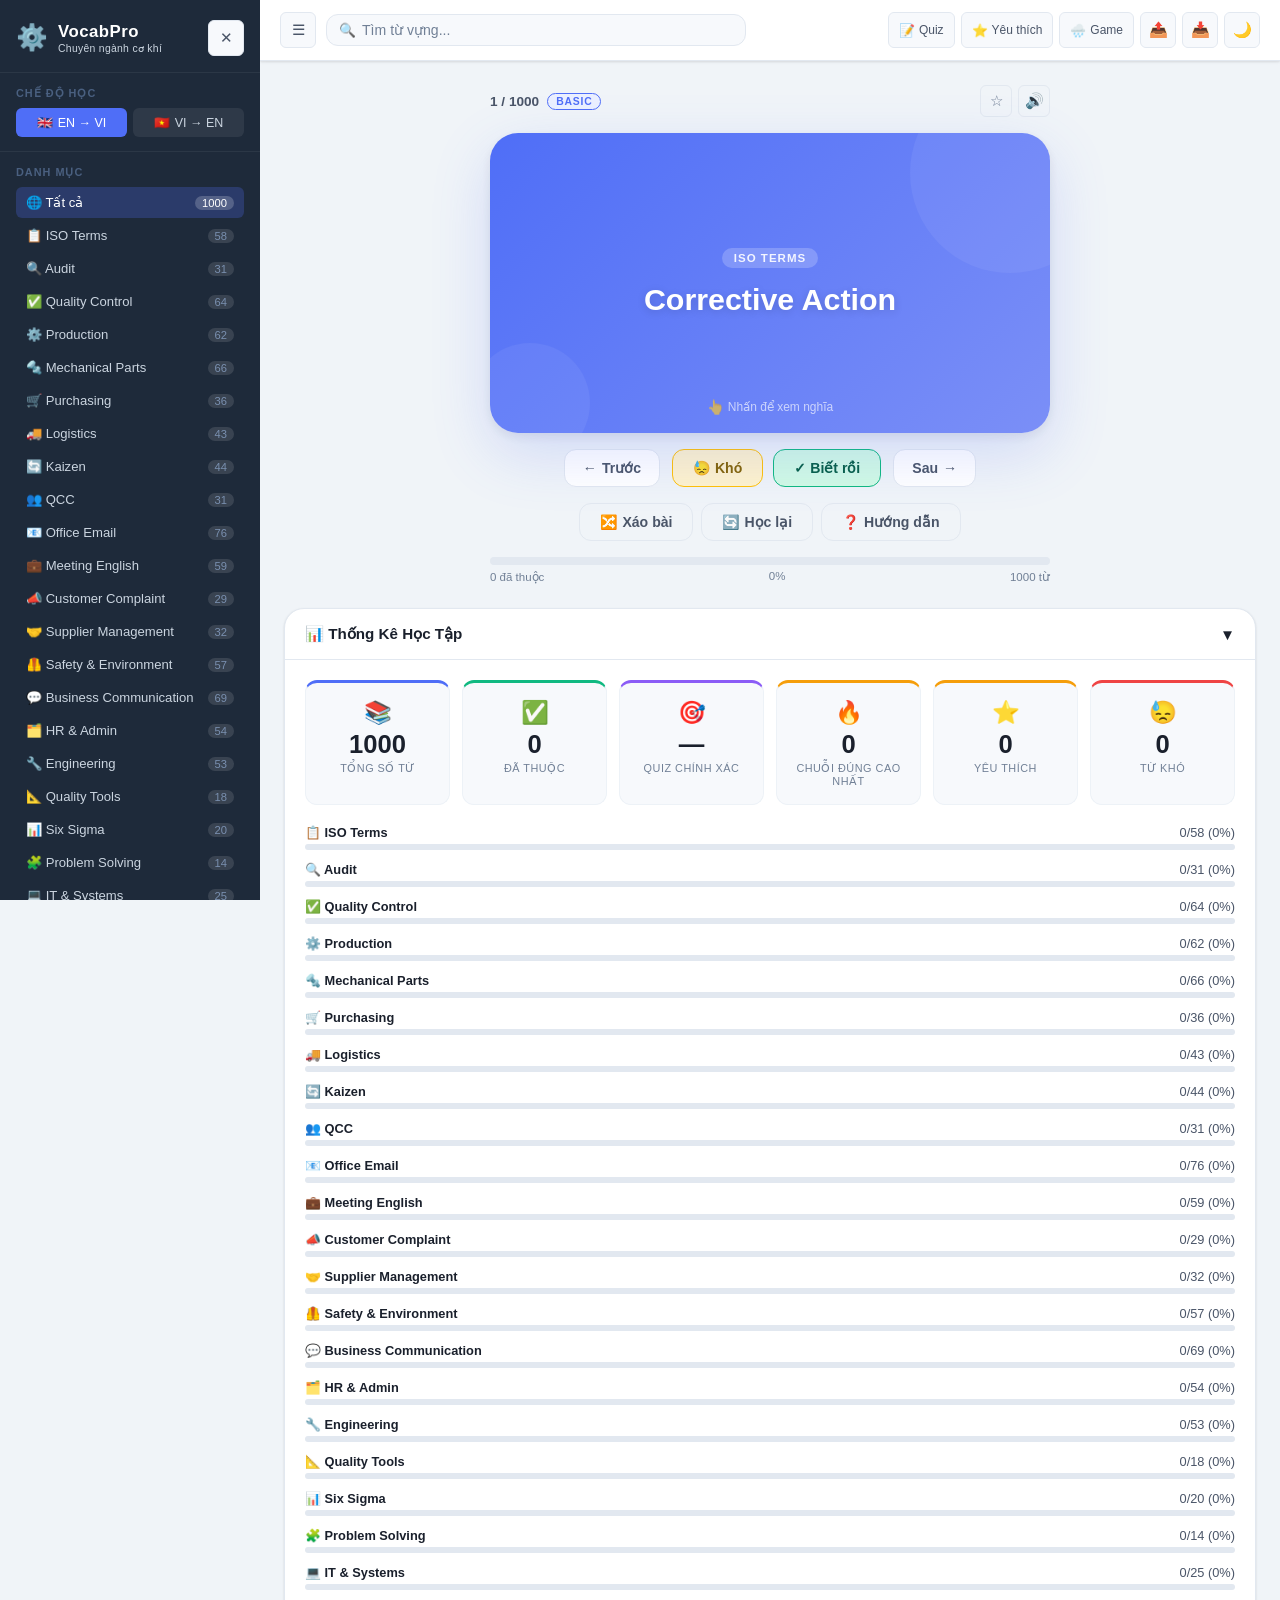
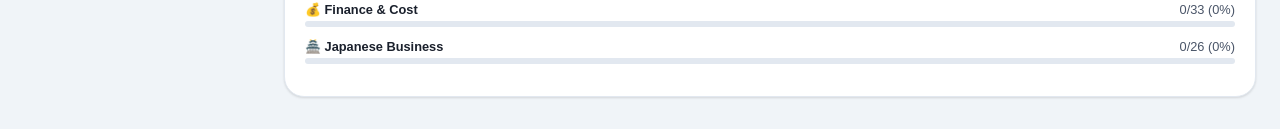
<file: index.html>
<!DOCTYPE html>
<html lang="vi">
<head>
  <meta charset="UTF-8">
  <meta name="viewport" content="width=device-width, initial-scale=1.0">
  <title>VocabPro — Từ Vựng Tiếng Anh Chuyên Ngành Cơ Khí & QA/QC</title>
  <link rel="stylesheet" href="style.css">
</head>
<body class="light-mode">

  <!-- ========== SIDEBAR ========== -->
  <aside class="sidebar" id="sidebar">
    <div class="sidebar-header">
      <div class="logo">
        <div class="logo-icon">⚙️</div>
        <div class="logo-text">
          <span class="logo-name">VocabPro</span>
          <span class="logo-sub">Chuyên ngành cơ khí</span>
        </div>
      </div>
      <button class="btn-icon sidebar-close" id="sidebarClose" title="Đóng menu">✕</button>
    </div>

    <!-- Mode toggle -->
    <div class="mode-toggle-box">
      <p class="toggle-label">Chế độ học</p>
      <div class="mode-toggle">
        <button class="mode-btn active" id="modeEnVi" onclick="setMode('en-vi')">
          <span>🇬🇧</span> EN → VI
        </button>
        <button class="mode-btn" id="modeViEn" onclick="setMode('vi-en')">
          <span>🇻🇳</span> VI → EN
        </button>
      </div>
    </div>

    <!-- Category list -->
    <div class="sidebar-section">
      <p class="section-label">Danh mục</p>
      <ul class="category-list" id="categoryList"></ul>
    </div>

    <!-- Sidebar progress -->
    <div class="sidebar-section sidebar-progress-section">
      <p class="section-label">Tiến độ học</p>
      <div class="sidebar-progress-bar-wrap">
        <div class="sidebar-progress-bar" id="sidebarProgressBar"></div>
      </div>
      <div class="sidebar-progress-stats">
        <span id="sidebarProgressText">0 / 0 từ đã học</span>
        <span id="sidebarProgressPct">0%</span>
      </div>
    </div>

    <!-- Summary stats -->
    <div class="sidebar-mini-stats">
      <div class="mini-stat">
        <div class="mini-stat-value" id="sStatTotal">0</div>
        <div class="mini-stat-label">Tổng từ</div>
      </div>
      <div class="mini-stat">
        <div class="mini-stat-value" id="sStatLearned">0</div>
        <div class="mini-stat-label">Đã thuộc</div>
      </div>
      <div class="mini-stat">
        <div class="mini-stat-value" id="sStatFav">0</div>
        <div class="mini-stat-label">Yêu thích</div>
      </div>
    </div>
  </aside>

  <!-- Sidebar overlay (mobile) -->
  <div class="sidebar-overlay" id="sidebarOverlay" onclick="closeSidebar()"></div>

  <!-- ========== MAIN CONTENT ========== -->
  <div class="main-wrapper" id="mainWrapper">

    <!-- Top bar -->
    <header class="top-bar">
      <div class="top-bar-left">
        <button class="btn-icon" id="sidebarOpen" onclick="openSidebar()" title="Menu">☰</button>
        <div class="search-wrap">
          <span class="search-icon">🔍</span>
          <input
            type="text"
            id="searchInput"
            class="search-input"
            placeholder="Tìm từ vựng..."
            oninput="handleSearch(this.value)"
          />
          <button class="search-clear" id="searchClear" onclick="clearSearch()" style="display:none">✕</button>
        </div>
      </div>
      <div class="top-bar-right">
        <button class="btn-icon btn-with-label" id="quizToggleBtn" onclick="toggleQuizMode()" title="Chế độ Quiz">
          <span>📝</span><span class="btn-label">Quiz</span>
        </button>
        <button class="btn-icon btn-with-label" id="favToggleBtn" onclick="toggleFavoritesView()" title="Yêu thích">
          <span>⭐</span><span class="btn-label">Yêu thích</span>
        </button>
        <a href="game.html" class="btn-icon btn-with-label" title="Vocabulary Rain mini-game" style="text-decoration:none">
          <span>🌧️</span><span class="btn-label">Game</span>
        </a>
        <button class="btn-icon" onclick="exportData()" title="Xuất JSON">📤</button>
        <label class="btn-icon" title="Nhập JSON" style="cursor:pointer">
          📥<input type="file" id="importFile" accept=".json" style="display:none" onchange="importData(event)">
        </label>
        <button class="btn-icon" id="darkModeBtn" onclick="toggleDarkMode()" title="Dark/Light mode">🌙</button>
      </div>
    </header>

    <!-- ========== FLASHCARD SECTION ========== -->
    <section class="flashcard-section" id="flashcardSection">

      <!-- Status bar above card -->
      <div class="card-status-bar">
        <div class="card-counter-wrap">
          <span class="card-counter" id="cardCounter">1 / 0</span>
          <span class="level-badge" id="levelBadge">Basic</span>
        </div>
        <div class="card-filter-info" id="cardFilterInfo"></div>
        <div class="card-action-icons">
          <button class="icon-btn fav-btn" id="favBtn" onclick="toggleFavorite()" title="Yêu thích">☆</button>
          <button class="icon-btn" onclick="speakWord('front')" title="Phát âm">🔊</button>
        </div>
      </div>

      <!-- Flashcard -->
      <div class="flashcard-viewport">
        <div class="flashcard-scene">
          <div class="flashcard" id="flashcard" onclick="flipCard()">
            <!-- FRONT -->
            <div class="card-face card-front" id="cardFront">
              <div class="card-face-inner">
                <div class="card-category-chip" id="cardCategory">ISO Terms</div>
                <div class="card-main-word" id="cardWord">Corrective Action</div>
                <div class="card-flip-hint">
                  <span class="hint-icon">👆</span> Nhấn để xem nghĩa
                </div>
              </div>
            </div>
            <!-- BACK -->
            <div class="card-face card-back" id="cardBack">
              <div class="card-face-inner">
                <div class="card-translation" id="cardTranslation">Hành động khắc phục</div>
                <div class="card-divider"></div>
                <div class="card-example-block">
                  <div class="example-label">📌 Ví dụ thực tế</div>
                  <div class="example-en" id="exampleEn"></div>
                  <div class="example-vi" id="exampleVi"></div>
                </div>
                <div class="card-tags" id="cardTags"></div>
                <button class="speak-back-btn" onclick="event.stopPropagation(); speakWord('back')" title="Phát âm">🔊</button>
              </div>
            </div>
          </div>
        </div>
      </div>

      <!-- Navigation controls -->
      <div class="nav-controls">
        <button class="btn btn-nav" onclick="prevCard()">
          <span>←</span> Trước
        </button>
        <div class="center-controls">
          <button class="btn btn-hard" onclick="markCard('hard')" title="Chưa thuộc">
            😓 Khó
          </button>
          <button class="btn btn-learned" onclick="markCard('learned')" title="Đã thuộc">
            ✓ Biết rồi
          </button>
        </div>
        <button class="btn btn-nav" onclick="nextCard()">
          Sau <span>→</span>
        </button>
      </div>

      <!-- Action row -->
      <div class="action-row">
        <button class="btn btn-ghost" onclick="shuffleCards()">🔀 Xáo bài</button>
        <button class="btn btn-ghost" onclick="resetProgress()">🔄 Học lại</button>
        <button class="btn btn-ghost" onclick="showGuide()">❓ Hướng dẫn</button>
      </div>

      <!-- Progress bar -->
      <div class="progress-section">
        <div class="progress-track">
          <div class="progress-fill" id="progressFill"></div>
        </div>
        <div class="progress-labels">
          <span id="progressLearnedLabel">0 đã thuộc</span>
          <span id="progressPctLabel">0%</span>
          <span id="progressTotalLabel">0 từ</span>
        </div>
      </div>

    </section>

    <!-- ========== QUIZ SECTION ========== -->
    <section class="quiz-section hidden" id="quizSection">
      <div class="quiz-header">
        <div class="quiz-title-row">
          <h2 class="quiz-title">📝 Chế Độ Quiz</h2>
          <button class="btn btn-secondary" onclick="toggleQuizMode()">← Học lại</button>
        </div>
        <div class="quiz-score-bar">
          <div class="quiz-score-item correct-score">
            ✅ Đúng: <strong id="quizCorrect">0</strong>
          </div>
          <div class="quiz-score-item wrong-score">
            ❌ Sai: <strong id="quizWrong">0</strong>
          </div>
          <div class="quiz-score-item">
            🔥 Chuỗi đúng: <strong id="quizStreak">0</strong>
          </div>
          <div class="quiz-accuracy">
            <strong id="quizAccuracy">—</strong> chính xác
          </div>
        </div>
      </div>

      <div class="quiz-card-wrap">
        <div class="quiz-question-card">
          <div class="quiz-question-label">Từ cần dịch:</div>
          <div class="quiz-question-word" id="quizQuestion">—</div>
          <div class="quiz-question-example" id="quizExample"></div>
        </div>
        <div class="quiz-options-grid" id="quizOptions"></div>
      </div>

      <div class="quiz-next-row">
        <button class="btn btn-primary" id="quizNextBtn" onclick="nextQuiz()" style="display:none">
          Câu tiếp theo →
        </button>
      </div>
    </section>

    <!-- ========== DASHBOARD ========== -->
    <section class="dashboard" id="dashboard">
      <button class="dashboard-toggle-btn" onclick="toggleDashboard()">
        <span>📊 Thống Kê Học Tập</span>
        <span id="dashToggleIcon">▼</span>
      </button>
      <div class="dashboard-body" id="dashboardBody">

        <!-- KPI cards -->
        <div class="kpi-grid">
          <div class="kpi-card kpi-total">
            <div class="kpi-icon">📚</div>
            <div class="kpi-value" id="dashTotal">0</div>
            <div class="kpi-label">Tổng số từ</div>
          </div>
          <div class="kpi-card kpi-learned">
            <div class="kpi-icon">✅</div>
            <div class="kpi-value" id="dashLearned">0</div>
            <div class="kpi-label">Đã thuộc</div>
          </div>
          <div class="kpi-card kpi-accuracy">
            <div class="kpi-icon">🎯</div>
            <div class="kpi-value" id="dashAccuracy">—</div>
            <div class="kpi-label">Quiz chính xác</div>
          </div>
          <div class="kpi-card kpi-streak">
            <div class="kpi-icon">🔥</div>
            <div class="kpi-value" id="dashStreak">0</div>
            <div class="kpi-label">Chuỗi đúng cao nhất</div>
          </div>
          <div class="kpi-card kpi-fav">
            <div class="kpi-icon">⭐</div>
            <div class="kpi-value" id="dashFav">0</div>
            <div class="kpi-label">Yêu thích</div>
          </div>
          <div class="kpi-card kpi-hard">
            <div class="kpi-icon">😓</div>
            <div class="kpi-value" id="dashHard">0</div>
            <div class="kpi-label">Từ khó</div>
          </div>
        </div>

        <!-- Category breakdown -->
        <div class="category-breakdown" id="categoryBreakdown"></div>

      </div>
    </section>

  </div><!-- /main-wrapper -->

  <!-- ========== GUIDE MODAL ========== -->
  <div class="modal-overlay hidden" id="guideModal" onclick="hideGuide(event)">
    <div class="modal-box">
      <div class="modal-header">
        <h3>📖 Hướng Dẫn Sử Dụng</h3>
        <button class="btn-icon" onclick="closeGuide()">✕</button>
      </div>
      <div class="modal-body">
        <h4>🚀 Cách học cơ bản</h4>
        <ul>
          <li>Nhấn vào thẻ để xem nghĩa (lật thẻ)</li>
          <li><strong>😓 Khó</strong> — đánh dấu từ chưa thuộc, ôn lại sau</li>
          <li><strong>✓ Biết rồi</strong> — đánh dấu đã thuộc, tính vào tiến độ</li>
          <li>Bấm <strong>🔊</strong> để nghe phát âm</li>
          <li>Bấm <strong>⭐</strong> để thêm vào danh sách yêu thích</li>
        </ul>
        <h4>⚙️ Các chức năng</h4>
        <ul>
          <li><strong>EN → VI</strong>: Học từ tiếng Anh sang tiếng Việt</li>
          <li><strong>VI → EN</strong>: Học từ tiếng Việt sang tiếng Anh</li>
          <li><strong>🔀 Xáo bài</strong>: Trộn ngẫu nhiên thứ tự thẻ</li>
          <li><strong>📝 Quiz</strong>: Chế độ trắc nghiệm 4 đáp án</li>
          <li><strong>📤 Xuất</strong>: Xuất dữ liệu ra file JSON</li>
          <li><strong>📥 Nhập</strong>: Nhập thêm từ vựng từ file JSON</li>
        </ul>
        <h4>➕ Thêm từ mới vào data.json</h4>
        <pre>{
  "id": 200,
  "category": "ISO Terms",
  "english": "Your Term",
  "vietnamese": "Nghĩa tiếng Việt",
  "example": "Example sentence in English.",
  "example_vi": "Câu ví dụ tiếng Việt.",
  "level": "Basic",
  "tags": ["quality"]
}</pre>
        <p>Lưu file và tải lại trang. Hoặc dùng nút 📥 để nhập file JSON.</p>
        <h4>🌐 Deploy lên GitHub Pages</h4>
        <ol>
          <li>Tạo repo trên GitHub</li>
          <li>Upload 4 file: <code>index.html</code>, <code>style.css</code>, <code>app.js</code>, <code>data.json</code></li>
          <li>Vào Settings → Pages → chọn branch <code>main</code></li>
          <li>Truy cập link <code>username.github.io/repo-name</code></li>
        </ol>
      </div>
    </div>
  </div>

  <!-- ========== TOAST ========== -->
  <div class="toast" id="toast"></div>

  <script src="app.js"></script>
</body>
</html>
</file>
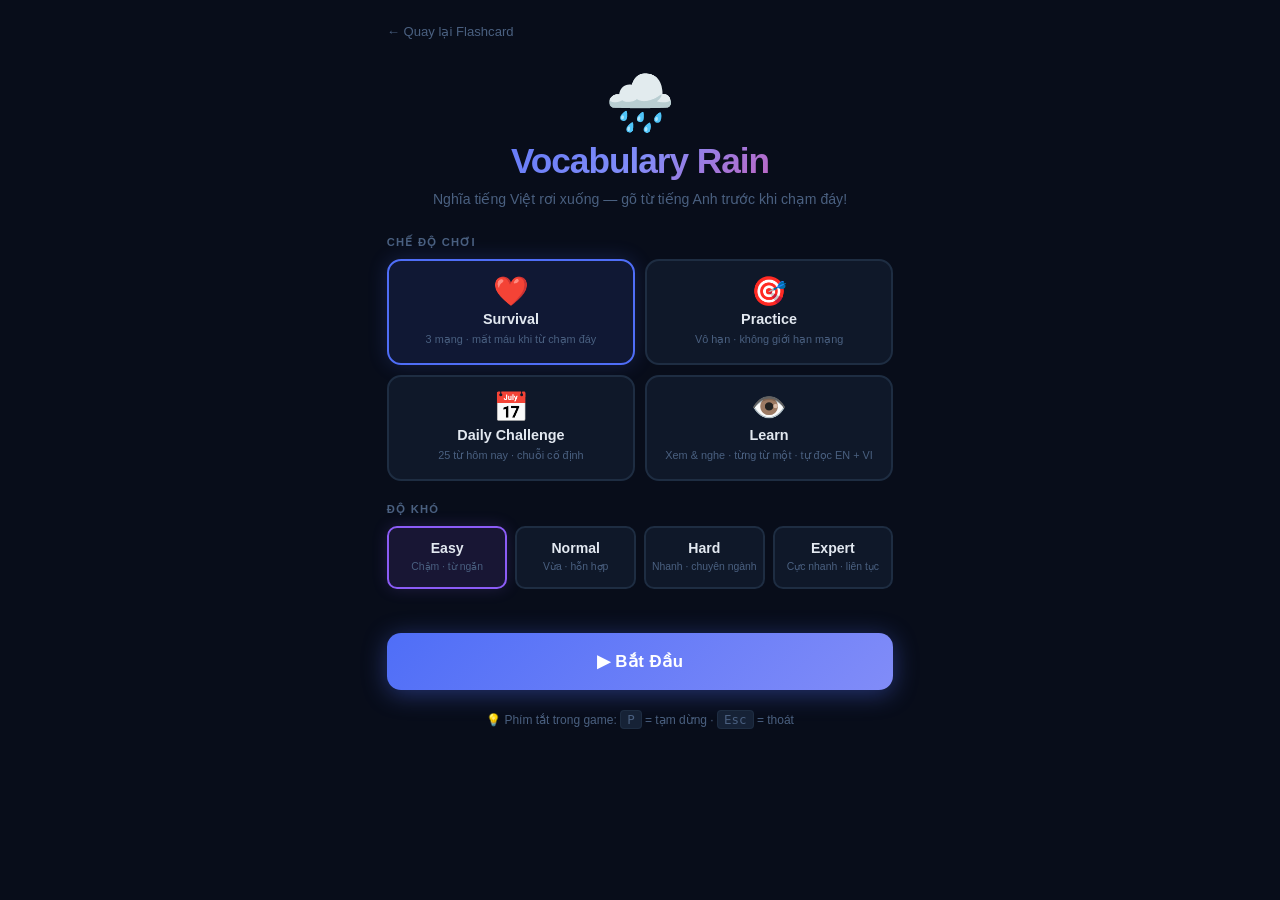
<file: game.html>
<!DOCTYPE html>
<html lang="vi">
<head>
  <meta charset="UTF-8">
  <meta name="viewport" content="width=device-width, initial-scale=1.0, maximum-scale=1.0, user-scalable=no">
  <title>Vocabulary Rain — VocabPro</title>
  <link rel="stylesheet" href="game.css">
</head>
<body>

  <!-- ===================== SCREEN: START ===================== -->
  <div class="screen" id="startScreen">
    <div class="start-inner">

      <a href="index.html" class="back-link">← Quay lại Flashcard</a>

      <div class="game-logo">
        <div class="logo-rain">🌧️</div>
        <h1>Vocabulary Rain</h1>
        <p>Nghĩa tiếng Việt rơi xuống — gõ từ tiếng Anh trước khi chạm đáy!</p>
      </div>

      <!-- Mode buttons -->
      <div class="select-block">
        <h3 class="select-label">Chế độ chơi</h3>
        <div class="mode-grid">
          <button class="mode-card active" data-mode="survival" onclick="selectMode('survival')">
            <span class="card-icon">❤️</span>
            <strong>Survival</strong>
            <span>3 mạng · mất máu khi từ chạm đáy</span>
          </button>
          <button class="mode-card" data-mode="practice" onclick="selectMode('practice')">
            <span class="card-icon">🎯</span>
            <strong>Practice</strong>
            <span>Vô hạn · không giới hạn mạng</span>
          </button>
          <button class="mode-card" data-mode="daily" onclick="selectMode('daily')">
            <span class="card-icon">📅</span>
            <strong>Daily Challenge</strong>
            <span>25 từ hôm nay · chuỗi cố định</span>
          </button>
          <button class="mode-card" data-mode="learn" onclick="selectMode('learn')">
            <span class="card-icon">👁️</span>
            <strong>Learn</strong>
            <span>Xem & nghe · từng từ một · tự đọc EN + VI</span>
          </button>
        </div>
      </div>

      <!-- Difficulty -->
      <div class="select-block" id="diffBlock">
        <h3 class="select-label">Độ khó</h3>
        <div class="diff-grid">
          <button class="diff-btn active" data-diff="easy"   onclick="selectDiff('easy')">
            <strong>Easy</strong><span>Chậm · từ ngắn</span>
          </button>
          <button class="diff-btn"        data-diff="normal" onclick="selectDiff('normal')">
            <strong>Normal</strong><span>Vừa · hỗn hợp</span>
          </button>
          <button class="diff-btn"        data-diff="hard"   onclick="selectDiff('hard')">
            <strong>Hard</strong><span>Nhanh · chuyên ngành</span>
          </button>
          <button class="diff-btn"        data-diff="expert" onclick="selectDiff('expert')">
            <strong>Expert</strong><span>Cực nhanh · liên tục</span>
          </button>
        </div>
      </div>

      <!-- High-score table -->
      <div id="highScorePanel"></div>

      <button class="btn-play" onclick="startGame()">▶ Bắt Đầu</button>

      <p class="keyboard-tip">💡 Phím tắt trong game: <kbd>P</kbd> = tạm dừng · <kbd>Esc</kbd> = thoát</p>
    </div>
  </div>

  <!-- ===================== SCREEN: GAME ===================== -->
  <div class="screen hidden" id="gameScreen">

    <!-- HUD top -->
    <header class="hud" id="hud">
      <div class="hud-left">
        <div class="lives" id="livesEl">❤️❤️❤️</div>
        <div class="hud-label" id="hudLabel">Survival · Easy</div>
      </div>
      <div class="hud-center">
        <div class="score-num" id="scoreEl">0</div>
        <div class="score-label">điểm</div>
      </div>
      <div class="hud-right">
        <div class="combo-wrap" id="comboWrap">
          <div class="combo-val" id="comboVal">×2</div>
          <div class="combo-lab">COMBO</div>
        </div>
        <div class="acc-wrap">
          <div class="acc-val" id="accEl">—</div>
          <div class="acc-lab">acc</div>
        </div>
        <button class="hud-pause-btn" id="pauseBtn" onclick="togglePause()">⏸</button>
      </div>
    </header>

    <!-- Falling area -->
    <div class="field" id="field">
      <!-- falling words injected here -->
      <div class="field-danger" id="danger"></div>
    </div>

    <!-- Typing area (hidden in learn mode) -->
    <footer class="type-area" id="typeArea">
      <div class="type-hint" id="typeHint">Gõ từ tiếng Anh tương ứng...</div>
      <input
        id="gameInput"
        class="game-input"
        type="text"
        placeholder="Gõ ở đây..."
        autocomplete="off"
        autocorrect="off"
        autocapitalize="off"
        spellcheck="false"
        oninput="onInput(event)"
      />
    </footer>

    <!-- Learn mode bar (shown only in learn mode) -->
    <footer class="learn-bar" id="learnBar">
      <div class="learn-status" id="learnStatus">👁️ Xem và nghe để học từ vựng...</div>
      <div class="learn-counter" id="learnCounter">0 từ đã học</div>
    </footer>

    <!-- Pause overlay -->
    <div class="overlay hidden" id="pauseOverlay">
      <div class="overlay-box">
        <div class="overlay-icon">⏸</div>
        <h2>Tạm Dừng</h2>
        <div class="overlay-btns">
          <button class="obtn obtn-primary" onclick="togglePause()">▶ Tiếp Tục</button>
          <button class="obtn obtn-ghost"   onclick="exitToMenu()">↩ Menu</button>
        </div>
      </div>
    </div>

  </div>

  <!-- ===================== SCREEN: GAME OVER ===================== -->
  <div class="screen hidden" id="overScreen">
    <div class="over-inner">
      <div class="over-icon" id="overIcon">💀</div>
      <h2 class="over-title" id="overTitle">Game Over!</h2>

      <div class="over-stats" id="overStats">
        <div class="over-stat"><span>Điểm số</span><strong id="oScore">0</strong></div>
        <div class="over-stat"><span>High Score</span><strong id="oHigh">0</strong></div>
        <div class="over-stat"><span>Từ đúng</span><strong id="oCorrect">0</strong></div>
        <div class="over-stat"><span>Combo cao nhất</span><strong id="oCombo">0</strong></div>
        <div class="over-stat"><span>Accuracy</span><strong id="oAcc">—</strong></div>
        <div class="over-stat"><span>Thời gian</span><strong id="oTime">0s</strong></div>
      </div>

      <div class="new-record hidden" id="newRecord">🏆 Kỷ lục mới!</div>

      <div class="over-btns">
        <button class="obtn obtn-primary" onclick="restartGame()">🔄 Chơi Lại</button>
        <button class="obtn obtn-ghost"   onclick="exitToMenu()">↩ Menu</button>
      </div>
    </div>
  </div>

  <!-- Floating score text (appended to body dynamically) -->

  <script src="game.js"></script>
</body>
</html>
</file>
<file: style.css>
/* ================================================================
   VocabPro — Professional Vocabulary Flashcard App
   Design: Notion + Duolingo + Anki style, Japanese company feel
   ================================================================ */

/* ---------- CSS Variables ---------- */
:root {
  /* Colors - Light mode */
  --bg-primary:   #f0f4f8;
  --bg-surface:   #ffffff;
  --bg-surface-2: #f7f9fc;
  --bg-sidebar:   #1e2a3a;
  --border:       #e2e8f0;
  --border-soft:  #edf2f7;

  --text-primary:   #1a202c;
  --text-secondary: #4a5568;
  --text-muted:     #718096;
  --text-on-dark:   #e2e8f0;
  --text-sidebar:   #cbd5e0;

  /* Brand colors */
  --accent:        #4f6ef7;
  --accent-hover:  #3d5af1;
  --accent-light:  #ebf0ff;
  --accent-2:      #10b981;   /* green */
  --accent-3:      #f59e0b;   /* amber */
  --accent-4:      #ef4444;   /* red */
  --accent-5:      #8b5cf6;   /* purple */

  /* Card colors */
  --card-front-bg: linear-gradient(135deg, #4f6ef7 0%, #7b8ff7 100%);
  --card-back-bg:  #ffffff;

  /* Shadows */
  --shadow-sm:  0 1px 3px rgba(0,0,0,.08), 0 1px 2px rgba(0,0,0,.05);
  --shadow-md:  0 4px 16px rgba(0,0,0,.10), 0 2px 4px rgba(0,0,0,.06);
  --shadow-lg:  0 8px 32px rgba(0,0,0,.12), 0 4px 8px rgba(0,0,0,.06);
  --shadow-card: 0 20px 60px rgba(79,110,247,.20), 0 4px 12px rgba(0,0,0,.08);

  /* Geometry */
  --radius-sm:  6px;
  --radius-md:  12px;
  --radius-lg:  20px;
  --radius-xl:  28px;
  --sidebar-w:  260px;

  /* Transitions */
  --transition-fast: 0.15s ease;
  --transition-med:  0.25s ease;
  --transition-slow: 0.4s ease;
}

/* ---------- Dark mode ---------- */
.dark-mode {
  --bg-primary:   #0f172a;
  --bg-surface:   #1e293b;
  --bg-surface-2: #162032;
  --bg-sidebar:   #0d1929;
  --border:       #2d3748;
  --border-soft:  #1e2d3d;

  --text-primary:   #f1f5f9;
  --text-secondary: #94a3b8;
  --text-muted:     #64748b;
  --text-on-dark:   #e2e8f0;
  --text-sidebar:   #94a3b8;

  --accent-light:  #1e2d5a;
  --card-back-bg:  #1e293b;

  --shadow-sm:  0 1px 3px rgba(0,0,0,.3);
  --shadow-md:  0 4px 16px rgba(0,0,0,.35);
  --shadow-lg:  0 8px 32px rgba(0,0,0,.4);
  --shadow-card: 0 20px 60px rgba(79,110,247,.15), 0 4px 12px rgba(0,0,0,.3);
}

/* ---------- Reset & Base ---------- */
*, *::before, *::after { box-sizing: border-box; margin: 0; padding: 0; }

html { font-size: 16px; scroll-behavior: smooth; }

body {
  font-family: -apple-system, BlinkMacSystemFont, 'Segoe UI', 'Noto Sans', 'Hiragino Sans', Arial, sans-serif;
  background: var(--bg-primary);
  color: var(--text-primary);
  min-height: 100vh;
  transition: background var(--transition-slow), color var(--transition-slow);
  overflow-x: hidden;
}

ul { list-style: none; }
button { border: none; cursor: pointer; font-family: inherit; }
input { font-family: inherit; outline: none; }
pre {
  background: var(--bg-surface-2);
  border: 1px solid var(--border);
  border-radius: var(--radius-sm);
  padding: 12px;
  font-size: .78rem;
  overflow-x: auto;
  color: var(--text-secondary);
  white-space: pre-wrap;
}

/* ---------- Layout ---------- */
.sidebar {
  position: fixed;
  top: 0; left: 0;
  width: var(--sidebar-w);
  height: 100vh;
  background: var(--bg-sidebar);
  display: flex;
  flex-direction: column;
  gap: 0;
  overflow-y: auto;
  overflow-x: hidden;
  z-index: 200;
  transform: translateX(0);
  transition: transform var(--transition-med);
}

.main-wrapper {
  margin-left: var(--sidebar-w);
  min-height: 100vh;
  display: flex;
  flex-direction: column;
  transition: margin-left var(--transition-med);
}

/* ---------- Sidebar ---------- */
.sidebar-header {
  display: flex;
  align-items: center;
  justify-content: space-between;
  padding: 20px 16px 16px;
  border-bottom: 1px solid rgba(255,255,255,.06);
}

.logo {
  display: flex;
  align-items: center;
  gap: 10px;
}

.logo-icon {
  font-size: 1.6rem;
  line-height: 1;
}

.logo-name {
  display: block;
  font-size: 1.05rem;
  font-weight: 700;
  color: #fff;
  letter-spacing: .5px;
}

.logo-sub {
  display: block;
  font-size: .65rem;
  color: var(--text-sidebar);
  letter-spacing: .3px;
}

.sidebar-close {
  background: transparent;
  color: var(--text-sidebar);
  font-size: .9rem;
  padding: 4px 6px;
  border-radius: var(--radius-sm);
  display: none;
}

/* Mode toggle inside sidebar */
.mode-toggle-box {
  padding: 14px 16px;
  border-bottom: 1px solid rgba(255,255,255,.06);
}

.toggle-label, .section-label {
  font-size: .68rem;
  font-weight: 600;
  text-transform: uppercase;
  letter-spacing: 1px;
  color: #4a6080;
  margin-bottom: 8px;
}

.mode-toggle {
  display: flex;
  gap: 6px;
}

.mode-btn {
  flex: 1;
  display: flex;
  align-items: center;
  justify-content: center;
  gap: 5px;
  padding: 7px 6px;
  background: rgba(255,255,255,.07);
  color: var(--text-sidebar);
  border-radius: var(--radius-sm);
  font-size: .78rem;
  font-weight: 500;
  transition: all var(--transition-fast);
}

.mode-btn:hover,
.mode-btn.active {
  background: var(--accent);
  color: #fff;
}

/* Sidebar sections */
.sidebar-section {
  padding: 14px 16px;
  border-bottom: 1px solid rgba(255,255,255,.06);
}

.category-list {
  display: flex;
  flex-direction: column;
  gap: 2px;
}

.cat-item {
  display: flex;
  align-items: center;
  justify-content: space-between;
  padding: 8px 10px;
  border-radius: var(--radius-sm);
  cursor: pointer;
  color: var(--text-sidebar);
  font-size: .82rem;
  transition: all var(--transition-fast);
  user-select: none;
}

.cat-item:hover,
.cat-item.active {
  background: rgba(79,110,247,.25);
  color: #fff;
}

.cat-item .cat-name {
  display: flex;
  align-items: center;
  gap: 7px;
}

.cat-item .cat-count {
  font-size: .7rem;
  background: rgba(255,255,255,.12);
  padding: 1px 7px;
  border-radius: 20px;
  color: #7a90b0;
}

.cat-item.active .cat-count {
  background: rgba(255,255,255,.2);
  color: #fff;
}

/* Sidebar progress */
.sidebar-progress-section { }

.sidebar-progress-bar-wrap {
  background: rgba(255,255,255,.08);
  border-radius: 99px;
  height: 6px;
  overflow: hidden;
  margin-bottom: 6px;
}

.sidebar-progress-bar {
  height: 100%;
  background: linear-gradient(90deg, var(--accent-2), #34d399);
  border-radius: 99px;
  width: 0%;
  transition: width var(--transition-slow);
}

.sidebar-progress-stats {
  display: flex;
  justify-content: space-between;
  font-size: .72rem;
  color: #4a6080;
}

/* Sidebar mini stats */
.sidebar-mini-stats {
  display: flex;
  gap: 0;
  margin-top: auto;
  border-top: 1px solid rgba(255,255,255,.06);
}

.mini-stat {
  flex: 1;
  text-align: center;
  padding: 14px 4px;
}

.mini-stat-value {
  font-size: 1.2rem;
  font-weight: 700;
  color: #fff;
  line-height: 1;
}

.mini-stat-label {
  font-size: .6rem;
  color: #4a6080;
  margin-top: 3px;
  text-transform: uppercase;
  letter-spacing: .5px;
}

/* Sidebar overlay (mobile) */
.sidebar-overlay {
  display: none;
  position: fixed;
  inset: 0;
  background: rgba(0,0,0,.5);
  z-index: 199;
}

/* ---------- Top bar ---------- */
.top-bar {
  display: flex;
  align-items: center;
  justify-content: space-between;
  padding: 12px 20px;
  background: var(--bg-surface);
  border-bottom: 1px solid var(--border);
  gap: 12px;
  position: sticky;
  top: 0;
  z-index: 100;
  box-shadow: var(--shadow-sm);
}

.top-bar-left {
  display: flex;
  align-items: center;
  gap: 10px;
  flex: 1;
  min-width: 0;
}

.top-bar-right {
  display: flex;
  align-items: center;
  gap: 6px;
  flex-shrink: 0;
}

/* Search */
.search-wrap {
  display: flex;
  align-items: center;
  background: var(--bg-surface-2);
  border: 1.5px solid var(--border);
  border-radius: var(--radius-md);
  padding: 7px 12px;
  gap: 6px;
  flex: 1;
  transition: border-color var(--transition-fast);
  max-width: 420px;
}

.search-wrap:focus-within {
  border-color: var(--accent);
  background: var(--bg-surface);
}

.search-icon { font-size: .85rem; }

.search-input {
  border: none;
  background: transparent;
  font-size: .88rem;
  color: var(--text-primary);
  flex: 1;
  min-width: 0;
}

.search-input::placeholder { color: var(--text-muted); }

.search-clear {
  background: transparent;
  color: var(--text-muted);
  font-size: .75rem;
  padding: 2px 4px;
}

/* Buttons */
.btn-icon {
  display: flex;
  align-items: center;
  justify-content: center;
  width: 36px;
  height: 36px;
  border-radius: var(--radius-sm);
  background: var(--bg-surface-2);
  border: 1.5px solid var(--border);
  font-size: .95rem;
  color: var(--text-secondary);
  transition: all var(--transition-fast);
}

.btn-icon:hover {
  background: var(--accent-light);
  border-color: var(--accent);
  color: var(--accent);
}

.btn-with-label {
  width: auto;
  gap: 4px;
  padding: 0 10px;
  font-size: .8rem;
}

.btn-label { font-size: .75rem; font-weight: 500; }

.btn {
  display: inline-flex;
  align-items: center;
  gap: 5px;
  padding: 10px 20px;
  border-radius: var(--radius-md);
  font-size: .88rem;
  font-weight: 600;
  cursor: pointer;
  transition: all var(--transition-fast);
}

.btn-nav {
  background: var(--bg-surface);
  border: 1.5px solid var(--border);
  color: var(--text-secondary);
  padding: 10px 18px;
}

.btn-nav:hover {
  background: var(--accent-light);
  border-color: var(--accent);
  color: var(--accent);
}

.btn-hard {
  background: #fff3cd;
  border: 1.5px solid #ffc107;
  color: #856404;
}

.btn-hard:hover {
  background: #ffc107;
  color: #fff;
}

.btn-learned {
  background: #d1fae5;
  border: 1.5px solid var(--accent-2);
  color: #065f46;
}

.btn-learned:hover {
  background: var(--accent-2);
  color: #fff;
}

.dark-mode .btn-hard {
  background: #3d2d00;
  border-color: #ffc107;
  color: #fbbf24;
}

.dark-mode .btn-learned {
  background: #022c22;
  border-color: var(--accent-2);
  color: #34d399;
}

.btn-ghost {
  background: transparent;
  border: 1.5px solid var(--border);
  color: var(--text-secondary);
}

.btn-ghost:hover {
  background: var(--bg-surface);
  border-color: var(--accent);
  color: var(--accent);
}

.btn-primary {
  background: var(--accent);
  border: none;
  color: #fff;
}

.btn-primary:hover { background: var(--accent-hover); }

.btn-secondary {
  background: var(--bg-surface-2);
  border: 1.5px solid var(--border);
  color: var(--text-secondary);
}

.btn-secondary:hover {
  border-color: var(--accent);
  color: var(--accent);
}

/* ---------- Flashcard Section ---------- */
.flashcard-section {
  padding: 24px 24px 16px;
  display: flex;
  flex-direction: column;
  align-items: center;
  gap: 16px;
}

/* Status bar */
.card-status-bar {
  width: 100%;
  max-width: 560px;
  display: flex;
  align-items: center;
  justify-content: space-between;
  gap: 12px;
}

.card-counter-wrap {
  display: flex;
  align-items: center;
  gap: 8px;
}

.card-counter {
  font-size: .85rem;
  font-weight: 600;
  color: var(--text-secondary);
}

.level-badge {
  font-size: .65rem;
  font-weight: 700;
  text-transform: uppercase;
  letter-spacing: .8px;
  padding: 2px 8px;
  border-radius: 99px;
  background: var(--accent-light);
  color: var(--accent);
  border: 1px solid var(--accent);
}

.level-badge.level-intermediate {
  background: #fffbeb;
  color: #b45309;
  border-color: #fbbf24;
}

.level-badge.level-advanced {
  background: #fdf2f8;
  color: #9d174d;
  border-color: #f472b6;
}

.dark-mode .level-badge.level-intermediate {
  background: #3d2d00;
  color: #fbbf24;
}

.dark-mode .level-badge.level-advanced {
  background: #3d0f25;
  color: #f472b6;
}

.card-filter-info {
  font-size: .78rem;
  color: var(--text-muted);
  font-style: italic;
  flex: 1;
  text-align: center;
}

.card-action-icons {
  display: flex;
  gap: 6px;
}

.icon-btn {
  background: transparent;
  border: 1.5px solid var(--border);
  color: var(--text-muted);
  font-size: .95rem;
  width: 32px;
  height: 32px;
  border-radius: var(--radius-sm);
  display: flex;
  align-items: center;
  justify-content: center;
  transition: all var(--transition-fast);
}

.icon-btn:hover {
  border-color: var(--accent-3);
  color: var(--accent-3);
}

.fav-btn.is-fav {
  border-color: var(--accent-3);
  color: var(--accent-3);
  background: #fffbeb;
}

.dark-mode .fav-btn.is-fav {
  background: #3d2d00;
}

/* Flashcard 3D flip */
.flashcard-viewport {
  width: 100%;
  max-width: 560px;
}

.flashcard-scene {
  perspective: 1200px;
  width: 100%;
}

.flashcard {
  position: relative;
  width: 100%;
  height: 300px;
  transform-style: preserve-3d;
  transition: transform 0.55s cubic-bezier(0.45, 0.05, 0.55, 0.95);
  cursor: pointer;
}

.flashcard.flipped {
  transform: rotateY(180deg);
}

.card-face {
  position: absolute;
  inset: 0;
  border-radius: var(--radius-xl);
  backface-visibility: hidden;
  -webkit-backface-visibility: hidden;
  overflow: hidden;
  box-shadow: var(--shadow-card);
}

/* Front face */
.card-front {
  background: var(--card-front-bg);
}

.card-front .card-face-inner {
  display: flex;
  flex-direction: column;
  align-items: center;
  justify-content: center;
  height: 100%;
  padding: 28px 32px;
  gap: 12px;
  position: relative;
}

.card-category-chip {
  background: rgba(255,255,255,.2);
  color: rgba(255,255,255,.9);
  font-size: .72rem;
  font-weight: 600;
  text-transform: uppercase;
  letter-spacing: 1px;
  padding: 4px 12px;
  border-radius: 99px;
}

.card-main-word {
  font-size: 1.9rem;
  font-weight: 700;
  color: #fff;
  text-align: center;
  line-height: 1.25;
  text-shadow: 0 2px 8px rgba(0,0,0,.15);
}

.card-flip-hint {
  position: absolute;
  bottom: 18px;
  left: 50%;
  transform: translateX(-50%);
  color: rgba(255,255,255,.65);
  font-size: .75rem;
  display: flex;
  align-items: center;
  gap: 4px;
}

.hint-icon { font-size: .85rem; }

/* Front decorative circles */
.card-front::before,
.card-front::after {
  content: '';
  position: absolute;
  border-radius: 50%;
  background: rgba(255,255,255,.06);
  pointer-events: none;
}

.card-front::before {
  width: 200px;
  height: 200px;
  top: -60px;
  right: -60px;
}

.card-front::after {
  width: 120px;
  height: 120px;
  bottom: -30px;
  left: -20px;
}

/* Back face */
.card-back {
  background: var(--card-back-bg);
  border: 1.5px solid var(--border);
  transform: rotateY(180deg);
}

.card-back .card-face-inner {
  display: flex;
  flex-direction: column;
  height: 100%;
  padding: 22px 28px;
  gap: 10px;
  overflow-y: auto;
  position: relative;
}

.card-translation {
  font-size: 1.5rem;
  font-weight: 700;
  color: var(--accent);
  line-height: 1.3;
}

.card-divider {
  height: 1px;
  background: var(--border);
}

.card-example-block {
  flex: 1;
}

.example-label {
  font-size: .68rem;
  font-weight: 700;
  text-transform: uppercase;
  letter-spacing: .8px;
  color: var(--text-muted);
  margin-bottom: 6px;
}

.example-en {
  font-size: .88rem;
  color: var(--text-primary);
  line-height: 1.5;
  margin-bottom: 5px;
  font-style: italic;
}

.example-vi {
  font-size: .83rem;
  color: var(--text-muted);
  line-height: 1.5;
}

.card-tags {
  display: flex;
  flex-wrap: wrap;
  gap: 5px;
  margin-top: auto;
}

.tag-chip {
  font-size: .65rem;
  padding: 2px 8px;
  border-radius: 99px;
  background: var(--accent-light);
  color: var(--accent);
  font-weight: 500;
}

.speak-back-btn {
  position: absolute;
  bottom: 14px;
  right: 16px;
  background: var(--bg-surface-2);
  border: 1.5px solid var(--border);
  border-radius: var(--radius-sm);
  width: 30px;
  height: 30px;
  display: flex;
  align-items: center;
  justify-content: center;
  font-size: .85rem;
  cursor: pointer;
  transition: all var(--transition-fast);
}

.speak-back-btn:hover {
  background: var(--accent-light);
  border-color: var(--accent);
}

/* ---------- Navigation Controls ---------- */
.nav-controls {
  display: flex;
  align-items: center;
  justify-content: center;
  gap: 12px;
  width: 100%;
  max-width: 560px;
}

.center-controls {
  display: flex;
  gap: 10px;
}

/* ---------- Action Row ---------- */
.action-row {
  display: flex;
  gap: 8px;
  flex-wrap: wrap;
  justify-content: center;
}

/* ---------- Progress ---------- */
.progress-section {
  width: 100%;
  max-width: 560px;
}

.progress-track {
  background: var(--border);
  border-radius: 99px;
  height: 8px;
  overflow: hidden;
}

.progress-fill {
  height: 100%;
  background: linear-gradient(90deg, var(--accent-2), #6ee7b7);
  border-radius: 99px;
  width: 0%;
  transition: width var(--transition-slow);
}

.progress-labels {
  display: flex;
  justify-content: space-between;
  font-size: .72rem;
  color: var(--text-muted);
  margin-top: 5px;
}

/* ---------- Quiz Section ---------- */
.quiz-section {
  padding: 24px;
  display: flex;
  flex-direction: column;
  gap: 16px;
}

.hidden { display: none !important; }

.quiz-header { display: flex; flex-direction: column; gap: 10px; }

.quiz-title-row {
  display: flex;
  align-items: center;
  justify-content: space-between;
}

.quiz-title {
  font-size: 1.2rem;
  font-weight: 700;
}

.quiz-score-bar {
  display: flex;
  align-items: center;
  gap: 16px;
  flex-wrap: wrap;
  font-size: .82rem;
  color: var(--text-secondary);
}

.quiz-score-item { display: flex; align-items: center; gap: 4px; }

.correct-score { color: var(--accent-2); }
.wrong-score   { color: var(--accent-4); }

.quiz-accuracy {
  margin-left: auto;
  font-weight: 700;
  color: var(--accent);
}

.quiz-card-wrap {
  display: flex;
  flex-direction: column;
  gap: 16px;
  max-width: 640px;
  margin: 0 auto;
  width: 100%;
}

.quiz-question-card {
  background: var(--bg-surface);
  border: 1.5px solid var(--border);
  border-radius: var(--radius-lg);
  padding: 28px 32px;
  box-shadow: var(--shadow-md);
  text-align: center;
}

.quiz-question-label {
  font-size: .72rem;
  font-weight: 700;
  text-transform: uppercase;
  letter-spacing: .8px;
  color: var(--text-muted);
  margin-bottom: 10px;
}

.quiz-question-word {
  font-size: 1.7rem;
  font-weight: 700;
  color: var(--text-primary);
  line-height: 1.3;
}

.quiz-question-example {
  font-size: .8rem;
  color: var(--text-muted);
  font-style: italic;
  margin-top: 8px;
  line-height: 1.5;
}

.quiz-options-grid {
  display: grid;
  grid-template-columns: 1fr 1fr;
  gap: 10px;
}

.quiz-option {
  background: var(--bg-surface);
  border: 2px solid var(--border);
  border-radius: var(--radius-md);
  padding: 14px 16px;
  font-size: .9rem;
  font-weight: 500;
  color: var(--text-primary);
  cursor: pointer;
  text-align: left;
  line-height: 1.4;
  transition: all var(--transition-fast);
  position: relative;
}

.quiz-option:hover:not(:disabled) {
  border-color: var(--accent);
  background: var(--accent-light);
  color: var(--accent);
}

.quiz-option.correct {
  border-color: var(--accent-2);
  background: #d1fae5;
  color: #065f46;
}

.quiz-option.wrong {
  border-color: var(--accent-4);
  background: #fee2e2;
  color: #991b1b;
}

.dark-mode .quiz-option.correct {
  background: #022c22;
  color: #34d399;
}

.dark-mode .quiz-option.wrong {
  background: #3b0f0f;
  color: #f87171;
}

.quiz-option:disabled { cursor: not-allowed; }

.quiz-option .opt-letter {
  display: inline-block;
  width: 22px;
  height: 22px;
  background: var(--border);
  border-radius: 50%;
  text-align: center;
  line-height: 22px;
  font-size: .72rem;
  font-weight: 700;
  margin-right: 8px;
  vertical-align: middle;
  flex-shrink: 0;
}

.quiz-option.correct .opt-letter { background: var(--accent-2); color: #fff; }
.quiz-option.wrong   .opt-letter { background: var(--accent-4); color: #fff; }

.quiz-next-row {
  max-width: 640px;
  margin: 0 auto;
  width: 100%;
  display: flex;
  justify-content: flex-end;
}

/* ---------- Dashboard ---------- */
.dashboard {
  margin: 8px 24px 32px;
  background: var(--bg-surface);
  border: 1.5px solid var(--border);
  border-radius: var(--radius-lg);
  overflow: hidden;
  box-shadow: var(--shadow-sm);
}

.dashboard-toggle-btn {
  width: 100%;
  display: flex;
  align-items: center;
  justify-content: space-between;
  padding: 16px 20px;
  background: transparent;
  color: var(--text-primary);
  font-size: .95rem;
  font-weight: 600;
  border-bottom: 1px solid var(--border);
}

.dashboard-toggle-btn:hover { background: var(--bg-surface-2); }

.dashboard-body {
  padding: 20px;
  display: flex;
  flex-direction: column;
  gap: 20px;
}

/* KPI grid */
.kpi-grid {
  display: grid;
  grid-template-columns: repeat(auto-fit, minmax(110px, 1fr));
  gap: 12px;
}

.kpi-card {
  background: var(--bg-surface-2);
  border: 1.5px solid var(--border-soft);
  border-radius: var(--radius-md);
  padding: 16px 12px;
  text-align: center;
  transition: box-shadow var(--transition-fast);
}

.kpi-card:hover { box-shadow: var(--shadow-md); }

.kpi-icon { font-size: 1.4rem; margin-bottom: 6px; }

.kpi-value {
  font-size: 1.6rem;
  font-weight: 700;
  color: var(--text-primary);
  line-height: 1;
  margin-bottom: 4px;
}

.kpi-label {
  font-size: .68rem;
  color: var(--text-muted);
  text-transform: uppercase;
  letter-spacing: .5px;
}

.kpi-total   { border-top: 3px solid var(--accent);   }
.kpi-learned { border-top: 3px solid var(--accent-2); }
.kpi-accuracy{ border-top: 3px solid var(--accent-5); }
.kpi-streak  { border-top: 3px solid var(--accent-3); }
.kpi-fav     { border-top: 3px solid var(--accent-3); }
.kpi-hard    { border-top: 3px solid var(--accent-4); }

/* Category breakdown */
.cat-progress-item {
  margin-bottom: 12px;
}

.cat-progress-header {
  display: flex;
  justify-content: space-between;
  font-size: .8rem;
  color: var(--text-secondary);
  margin-bottom: 4px;
}

.cat-progress-header strong { color: var(--text-primary); }

.cat-progress-track {
  background: var(--border);
  border-radius: 99px;
  height: 6px;
  overflow: hidden;
}

.cat-progress-fill {
  height: 100%;
  background: linear-gradient(90deg, var(--accent), #818cf8);
  border-radius: 99px;
  transition: width var(--transition-slow);
}

/* ---------- Guide Modal ---------- */
.modal-overlay {
  position: fixed;
  inset: 0;
  background: rgba(0,0,0,.55);
  backdrop-filter: blur(4px);
  z-index: 500;
  display: flex;
  align-items: center;
  justify-content: center;
  padding: 16px;
}

.modal-box {
  background: var(--bg-surface);
  border: 1px solid var(--border);
  border-radius: var(--radius-xl);
  width: 100%;
  max-width: 560px;
  max-height: 85vh;
  display: flex;
  flex-direction: column;
  box-shadow: var(--shadow-lg);
  animation: modalIn .25s ease;
}

@keyframes modalIn {
  from { opacity: 0; transform: scale(.95) translateY(10px); }
  to   { opacity: 1; transform: scale(1) translateY(0); }
}

.modal-header {
  display: flex;
  align-items: center;
  justify-content: space-between;
  padding: 18px 20px;
  border-bottom: 1px solid var(--border);
}

.modal-header h3 { font-size: 1.05rem; font-weight: 700; }

.modal-body {
  padding: 20px;
  overflow-y: auto;
  font-size: .88rem;
  line-height: 1.7;
  color: var(--text-secondary);
  display: flex;
  flex-direction: column;
  gap: 10px;
}

.modal-body h4 {
  font-size: .88rem;
  font-weight: 700;
  color: var(--text-primary);
  margin-top: 8px;
}

.modal-body ul, .modal-body ol {
  padding-left: 18px;
}

.modal-body ul { list-style: disc; }
.modal-body ol { list-style: decimal; }

.modal-body li { margin-bottom: 4px; }

.modal-body code {
  background: var(--bg-surface-2);
  padding: 1px 5px;
  border-radius: 4px;
  font-size: .82rem;
  color: var(--accent);
}

/* ---------- Toast ---------- */
.toast {
  position: fixed;
  bottom: 24px;
  left: 50%;
  transform: translateX(-50%) translateY(80px);
  background: #1e293b;
  color: #f1f5f9;
  padding: 10px 20px;
  border-radius: var(--radius-md);
  font-size: .85rem;
  font-weight: 500;
  z-index: 999;
  opacity: 0;
  transition: all .3s ease;
  box-shadow: var(--shadow-lg);
  white-space: nowrap;
  pointer-events: none;
}

.toast.show {
  opacity: 1;
  transform: translateX(-50%) translateY(0);
}

.dark-mode .toast {
  background: #f1f5f9;
  color: #1e293b;
}

/* ---------- Scrollbar ---------- */
::-webkit-scrollbar { width: 6px; height: 6px; }
::-webkit-scrollbar-track { background: transparent; }
::-webkit-scrollbar-thumb { background: var(--border); border-radius: 99px; }
::-webkit-scrollbar-thumb:hover { background: var(--text-muted); }

/* ---------- Responsive: Tablet ---------- */
@media (max-width: 900px) {
  .btn-label { display: none; }
  .btn-with-label { width: 36px; }
}

/* ---------- Responsive: Mobile ---------- */
@media (max-width: 680px) {
  :root { --sidebar-w: 260px; }

  .sidebar {
    transform: translateX(-100%);
  }

  .sidebar.open {
    transform: translateX(0);
  }

  .sidebar-close { display: flex; }
  .sidebar-overlay.visible { display: block; }

  .main-wrapper { margin-left: 0; }

  .flashcard-section { padding: 16px 16px 12px; }

  .flashcard { height: 260px; }

  .card-main-word { font-size: 1.55rem; }
  .card-translation { font-size: 1.25rem; }

  .nav-controls { gap: 8px; }
  .btn-nav { padding: 8px 12px; font-size: .82rem; }
  .btn { padding: 9px 14px; font-size: .82rem; }

  .quiz-options-grid { grid-template-columns: 1fr; }

  .kpi-grid { grid-template-columns: repeat(3, 1fr); }

  .dashboard { margin: 8px 16px 24px; }
  .quiz-section { padding: 16px; }

  .top-bar { padding: 10px 12px; }
}

@media (max-width: 380px) {
  .card-main-word { font-size: 1.3rem; }
  .kpi-grid { grid-template-columns: repeat(2, 1fr); }
  .center-controls { gap: 6px; }
}

/* ---------- Utility ---------- */
.text-center { text-align: center; }
.mt-auto { margin-top: auto; }

/* Active favorites view highlight */
.favToggleBtn.fav-active {
  background: #fffbeb;
  border-color: var(--accent-3);
  color: var(--accent-3);
}
</file>
<file: game.css>
/* ================================================================
   Vocabulary Rain — game.css
   Dark arcade theme with neon accents
   ================================================================ */

/* ---------- Variables ---------- */
:root {
  --bg:        #080d1a;
  --surface:   #0f1829;
  --surface2:  #162236;
  --border:    #1e2d42;
  --text:      #e2e8f0;
  --muted:     #4a6080;

  --blue:   #4f6ef7;
  --green:  #10b981;
  --red:    #ef4444;
  --yellow: #f59e0b;
  --purple: #8b5cf6;
  --pink:   #ec4899;
  --cyan:   #06b6d4;

  --hud-h:    58px;
  --type-h:   86px;
  --danger-h: 56px;
}

/* ---------- Reset ---------- */
*, *::before, *::after { box-sizing: border-box; margin: 0; padding: 0; }

html, body {
  height: 100%;
  overflow: hidden;
  font-family: -apple-system, BlinkMacSystemFont, 'Segoe UI', 'Noto Sans', Arial, sans-serif;
}

body {
  background: var(--bg);
  color: var(--text);
  user-select: none;
  -webkit-user-select: none;
}

button { cursor: pointer; font-family: inherit; border: none; }
a { text-decoration: none; }
kbd {
  background: var(--surface2);
  border: 1px solid var(--border);
  border-radius: 4px;
  padding: 1px 6px;
  font-size: .78rem;
}

/* ---------- Screens ---------- */
.screen {
  position: fixed;
  inset: 0;
  overflow-y: auto;
  display: flex;
  flex-direction: column;
}

.hidden { display: none !important; }

/* ================================================================
   START SCREEN
   ================================================================ */

.start-inner {
  max-width: 680px;
  margin: 0 auto;
  padding: 20px 20px 48px;
  display: flex;
  flex-direction: column;
  gap: 22px;
}

.back-link {
  color: var(--muted);
  font-size: .82rem;
  display: inline-flex;
  align-items: center;
  gap: 5px;
  padding: 4px 0;
  transition: color .15s;
}
.back-link:hover { color: var(--text); }

/* Logo */
.game-logo { text-align: center; padding: 10px 0 4px; }

.logo-rain { font-size: 3.5rem; line-height: 1; margin-bottom: 10px; }

.game-logo h1 {
  font-size: 2.2rem;
  font-weight: 900;
  letter-spacing: -1px;
  background: linear-gradient(135deg, var(--blue) 0%, #818cf8 50%, var(--pink) 100%);
  -webkit-background-clip: text;
  -webkit-text-fill-color: transparent;
  background-clip: text;
}

.game-logo p {
  color: var(--muted);
  font-size: .88rem;
  margin-top: 8px;
  line-height: 1.5;
}

/* Select blocks */
.select-block { display: flex; flex-direction: column; gap: 10px; }

.select-label {
  font-size: .7rem;
  font-weight: 700;
  text-transform: uppercase;
  letter-spacing: 1.2px;
  color: var(--muted);
}

/* Mode grid — 2×2 for 4 modes */
.mode-grid {
  display: grid;
  grid-template-columns: repeat(2, 1fr);
  gap: 10px;
}

.mode-card {
  background: var(--surface);
  border: 2px solid var(--border);
  border-radius: 14px;
  padding: 16px 10px;
  display: flex;
  flex-direction: column;
  align-items: center;
  gap: 5px;
  color: var(--text);
  transition: all .15s;
}

.mode-card .card-icon { font-size: 1.8rem; line-height: 1; }
.mode-card strong     { font-size: .9rem; font-weight: 700; }
.mode-card span:last-child {
  font-size: .68rem;
  color: var(--muted);
  text-align: center;
  line-height: 1.4;
}

.mode-card:hover  { border-color: var(--blue); transform: translateY(-2px); }
.mode-card.active {
  border-color: var(--blue);
  background: rgba(79,110,247,.12);
  box-shadow: 0 0 20px rgba(79,110,247,.2);
}

/* Diff grid */
.diff-grid {
  display: grid;
  grid-template-columns: repeat(4, 1fr);
  gap: 8px;
}

.diff-btn {
  background: var(--surface);
  border: 2px solid var(--border);
  border-radius: 10px;
  padding: 12px 6px;
  display: flex;
  flex-direction: column;
  align-items: center;
  gap: 4px;
  color: var(--text);
  transition: all .15s;
}

.diff-btn strong { font-size: .88rem; font-weight: 700; }
.diff-btn span   { font-size: .65rem; color: var(--muted); text-align: center; line-height: 1.4; }

.diff-btn:hover  { border-color: var(--purple); }
.diff-btn.active {
  border-color: var(--purple);
  background: rgba(139,92,246,.12);
  box-shadow: 0 0 16px rgba(139,92,246,.18);
}

/* High score panel */
#highScorePanel h3 {
  font-size: .75rem;
  color: var(--muted);
  text-transform: uppercase;
  letter-spacing: 1px;
  margin-bottom: 8px;
}

.hs-row {
  display: flex;
  justify-content: space-between;
  align-items: center;
  padding: 7px 12px;
  background: var(--surface);
  border-radius: 8px;
  font-size: .82rem;
  margin-bottom: 4px;
}

.hs-row span   { color: var(--muted); }
.hs-row strong { color: var(--blue); font-size: .9rem; }

/* Play button */
.btn-play {
  background: linear-gradient(135deg, var(--blue) 0%, #818cf8 100%);
  color: #fff;
  border: none;
  border-radius: 14px;
  padding: 18px;
  font-size: 1.05rem;
  font-weight: 800;
  letter-spacing: .5px;
  width: 100%;
  box-shadow: 0 4px 24px rgba(79,110,247,.4);
  transition: all .15s;
}
.btn-play:hover {
  transform: translateY(-2px);
  box-shadow: 0 8px 32px rgba(79,110,247,.5);
}

.keyboard-tip {
  text-align: center;
  font-size: .75rem;
  color: var(--muted);
}

/* ================================================================
   GAME SCREEN
   ================================================================ */

#gameScreen {
  display: flex;
  flex-direction: column;
  height: 100vh;
  overflow: hidden;
}

/* HUD */
.hud {
  height: var(--hud-h);
  flex-shrink: 0;
  background: var(--surface);
  border-bottom: 1px solid var(--border);
  display: flex;
  align-items: center;
  padding: 0 14px;
  gap: 10px;
  z-index: 10;
}

.hud-left, .hud-right {
  display: flex;
  align-items: center;
  gap: 10px;
  flex: 1;
}
.hud-right { justify-content: flex-end; }
.hud-center { text-align: center; flex-shrink: 0; }

.lives { font-size: 1.05rem; letter-spacing: 1px; }
.hud-label { font-size: .65rem; color: var(--muted); }

.score-num { font-size: 1.7rem; font-weight: 900; color: #fff; line-height: 1; }
.score-label { font-size: .6rem; color: var(--muted); text-transform: uppercase; letter-spacing: .5px; }

/* Combo display */
.combo-wrap {
  text-align: center;
  animation: comboPop .3s ease;
}

.combo-val {
  font-size: 1.05rem;
  font-weight: 900;
  color: var(--yellow);
  line-height: 1;
}

.combo-lab {
  font-size: .55rem;
  color: var(--yellow);
  text-transform: uppercase;
  letter-spacing: 1px;
}

.combo-fire .combo-val { color: #f97316; text-shadow: 0 0 12px rgba(249,115,22,.7); }

/* Accuracy display */
.acc-wrap { text-align: center; }
.acc-val  { font-size: 1rem; font-weight: 700; color: var(--green); line-height: 1; }
.acc-lab  { font-size: .55rem; color: var(--muted); text-transform: uppercase; letter-spacing: .5px; }

/* Pause button */
.hud-pause-btn {
  background: transparent;
  border: 1px solid var(--border);
  color: var(--muted);
  border-radius: 6px;
  padding: 4px 9px;
  font-size: .85rem;
  transition: all .15s;
}
.hud-pause-btn:hover { border-color: var(--muted); color: var(--text); }

/* ---- Game Field ---- */
.field {
  flex: 1;
  position: relative;
  overflow: hidden;
  background:
    radial-gradient(ellipse at 20% 0%, rgba(79,110,247,.07) 0%, transparent 60%),
    radial-gradient(ellipse at 80% 100%, rgba(139,92,246,.06) 0%, transparent 60%),
    var(--bg);
}

/* Subtle dot grid */
.field::before {
  content: '';
  position: absolute;
  inset: 0;
  background-image: radial-gradient(rgba(79,110,247,.09) 1px, transparent 1px);
  background-size: 28px 28px;
  pointer-events: none;
}

/* Danger zone at bottom */
.field-danger {
  position: absolute;
  bottom: 0; left: 0; right: 0;
  height: var(--danger-h);
  border-top: 1px solid rgba(239,68,68,.35);
  background: linear-gradient(transparent, rgba(239,68,68,.05));
  pointer-events: none;
}

/* ---- Falling Words ---- */
.fw {
  position: absolute;
  top: 0;
  min-width: 110px;
  max-width: 220px;
  background: rgba(8,13,26,.88);
  border: 1.5px solid var(--fw-color, #4f6ef7);
  border-radius: 12px;
  padding: 10px 14px;
  display: flex;
  flex-direction: column;
  align-items: center;
  gap: 2px;
  text-align: center;
  backdrop-filter: blur(6px);
  box-shadow:
    0 0 0 1px rgba(var(--fw-rgb, 79,110,247),.12),
    0 4px 16px rgba(0,0,0,.5);
  will-change: transform;
}

.fw-vi {
  font-size: 1rem;
  font-weight: 800;
  color: #fff;
  line-height: 1.3;
}

.fw-cat {
  font-size: .58rem;
  font-weight: 600;
  text-transform: uppercase;
  letter-spacing: .6px;
  color: var(--fw-color, #4f6ef7);
  opacity: .75;
}

/* English answer — hidden while falling, revealed on miss */
.fw-en {
  font-size: 1.1rem;
  font-weight: 900;
  color: var(--red);
  letter-spacing: .5px;
  line-height: 1.2;
  max-width: 200px;
  text-align: center;
  /* Hidden by default — only shown when .fw-en-show is added */
  display: none;
  opacity: 0;
}

.fw-en.fw-en-show {
  display: block;
  animation: enPop .25s ease forwards;
}

@keyframes enPop {
  from { opacity: 0; transform: scale(.8); }
  to   { opacity: 1; transform: scale(1); }
}

.fw-hint {
  font-size: .72rem;
  color: var(--green);
  font-weight: 600;
  min-height: 14px;
  letter-spacing: .5px;
}

/* Highlighted (partial match) */
.fw.fw-hl {
  border-color: var(--green) !important;
  box-shadow:
    0 0 20px rgba(16,185,129,.35),
    0 4px 16px rgba(0,0,0,.5);
}

/* Danger zone — near bottom */
.fw.fw-danger {
  border-color: var(--red) !important;
  animation: dangerPulse .55s ease infinite alternate;
}

@keyframes dangerPulse {
  from { box-shadow: 0 0 8px  rgba(239,68,68,.3), 0 4px 16px rgba(0,0,0,.5); }
  to   { box-shadow: 0 0 28px rgba(239,68,68,.7), 0 4px 16px rgba(0,0,0,.5); }
}

/* Correct — scale-pop + fade */
.fw.fw-correct {
  border-color: var(--green) !important;
  background: rgba(16,185,129,.15) !important;
  animation: wordPop .38s ease forwards;
  pointer-events: none;
}

@keyframes wordPop {
  0%   { transform: scale(1);    opacity: 1; }
  55%  { transform: scale(1.18); opacity: .85; }
  100% { transform: scale(1.32); opacity: 0; }
}

/* Reveal on miss — card slides up into view, shows answer, holds, then fades */
.fw.fw-reveal {
  border-color: var(--red) !important;
  background: rgba(239, 68, 68, .14) !important;
  box-shadow:
    0 0 0 2px rgba(239,68,68,.25),
    0 0 28px rgba(239,68,68,.4),
    0 4px 20px rgba(0,0,0,.6) !important;
  /* Smooth slide-up when JS adjusts 'top' via requestAnimationFrame */
  transition: top 0.22s cubic-bezier(0.22, 1, 0.36, 1);
  /* Opacity-only fade so it doesn't fight the top transition */
  animation: revealFade 2.3s ease forwards;
  pointer-events: none;
  /* Ensure card renders above the danger zone gradient */
  z-index: 5;
}

/* Small "📖 đáp án" suffix on the category line */
.fw.fw-reveal .fw-cat::after {
  content: ' · 📖 đáp án';
  color: var(--red);
  opacity: .85;
}

@keyframes revealFade {
  /* Hold fully visible, then fade out at the end */
  0%,  72% { opacity: 1; }
  100%     { opacity: 0; }
}

/* Field flash on miss */
@keyframes fieldFlash {
  0%, 100% { background-color: transparent; }
  50%       { background-color: rgba(239,68,68,.07); }
}

.field.flash { animation: fieldFlash .4s ease; }

/* ---- Learn mode word card ---- */
.fw.fw-learn {
  max-width: calc(100vw - 16px);
  min-width: 220px;
  width: max-content;
  box-sizing: border-box;
}

.fw.fw-learn .fw-vi { font-size: 1.05rem; }

/* Learn mode reveal — green instead of red */
.fw.fw-learn-reveal {
  border-color: var(--green) !important;
  background: rgba(16,185,129,.13) !important;
  box-shadow:
    0 0 0 2px rgba(16,185,129,.25),
    0 0 28px rgba(16,185,129,.4),
    0 4px 20px rgba(0,0,0,.6) !important;
  transition: top 0.22s cubic-bezier(0.22, 1, 0.36, 1);
  pointer-events: none;
  z-index: 5;
}

.fw.fw-learn-reveal .fw-en {
  color: var(--green) !important;
  font-size: 1.25rem !important;
}

.fw.fw-learn-reveal .fw-cat::after {
  content: ' · 🔊';
  color: var(--green);
  opacity: .9;
}

/* ---- Daily Challenge card — show both EN and VI ---- */
.fw.fw-daily {
  max-width: calc(100vw - 16px);
  min-width: 220px;
  width: max-content;
  box-sizing: border-box;
  border-color: rgba(245,158,11,.45);
  background: rgba(245,158,11,.08);
}

.fw.fw-daily .fw-vi {
  font-size: 1rem;
  color: #fbbf24;
}

.fw.fw-daily .fw-en.fw-en-show {
  color: #a5f3fc !important;
  font-size: 1.1rem !important;
  font-weight: 700;
  display: block;
  opacity: 1;
  animation: none;
}

/* ---- Learn mode bottom bar ---- */
.learn-bar {
  height: var(--type-h);
  flex-shrink: 0;
  background: var(--surface);
  border-top: 1px solid var(--border);
  padding: 10px 18px;
  display: flex;
  flex-direction: column;
  align-items: center;
  justify-content: center;
  gap: 5px;
  z-index: 10;
}

.learn-status {
  font-size: .9rem;
  font-weight: 600;
  color: var(--text);
  transition: color .3s;
  text-align: center;
  word-break: break-word;
  overflow-wrap: break-word;
  max-width: 100%;
  padding: 0 4px;
}

.learn-counter {
  font-size: .72rem;
  color: var(--muted);
  letter-spacing: .3px;
}

/* Show/hide based on learn-mode class on #gameScreen */
#gameScreen:not(.learn-mode) .learn-bar { display: none !important; }
#gameScreen.learn-mode .type-area       { display: none !important; }
#gameScreen.learn-mode .combo-wrap      { display: none !important; }
#gameScreen.learn-mode .acc-wrap        { display: none !important; }

/* ---- Typing Area ---- */
.type-area {
  height: var(--type-h);
  flex-shrink: 0;
  background: var(--surface);
  border-top: 1px solid var(--border);
  padding: 8px 14px 10px;
  display: flex;
  flex-direction: column;
  gap: 5px;
  z-index: 10;
}

.type-hint {
  font-size: .73rem;
  color: var(--muted);
  transition: color .2s;
}

.game-input {
  width: 100%;
  background: var(--bg);
  border: 2px solid var(--border);
  border-radius: 10px;
  padding: 10px 16px;
  font-size: 1.25rem;
  font-weight: 700;
  color: #fff;
  letter-spacing: .5px;
  transition: border-color .15s, box-shadow .15s;
  -webkit-appearance: none;
}

.game-input:focus {
  outline: none;
  border-color: var(--blue);
  box-shadow: 0 0 0 3px rgba(79,110,247,.18);
}

.game-input::placeholder { color: #2a3d56; }

/* ---- Overlay (Pause) ---- */
.overlay {
  position: absolute;
  inset: 0;
  background: rgba(0,0,0,.72);
  backdrop-filter: blur(8px);
  display: flex;
  align-items: center;
  justify-content: center;
  z-index: 50;
}

.overlay-box {
  background: var(--surface);
  border: 1px solid var(--border);
  border-radius: 20px;
  padding: 36px 28px;
  text-align: center;
  display: flex;
  flex-direction: column;
  align-items: center;
  gap: 14px;
  min-width: 260px;
  box-shadow: 0 20px 60px rgba(0,0,0,.5);
  animation: boxIn .2s ease;
}

.overlay-icon { font-size: 2.5rem; }
.overlay-box h2 { font-size: 1.4rem; font-weight: 800; }

.overlay-btns { display: flex; gap: 10px; width: 100%; }

/* ---- Shared overlay buttons ---- */
.obtn {
  flex: 1;
  padding: 11px 16px;
  border-radius: 10px;
  font-size: .9rem;
  font-weight: 700;
  border: none;
  transition: all .15s;
}

.obtn-primary {
  background: var(--blue);
  color: #fff;
  box-shadow: 0 4px 16px rgba(79,110,247,.3);
}
.obtn-primary:hover { background: #3d5af1; }

.obtn-ghost {
  background: var(--surface2);
  border: 1px solid var(--border);
  color: var(--muted);
}
.obtn-ghost:hover { color: var(--text); border-color: var(--muted); }

/* ================================================================
   GAME OVER SCREEN
   ================================================================ */

#overScreen {
  display: flex;
  align-items: center;
  justify-content: center;
}

.over-inner {
  background: var(--surface);
  border: 1px solid var(--border);
  border-radius: 24px;
  padding: 36px 28px;
  max-width: 380px;
  width: 90%;
  display: flex;
  flex-direction: column;
  align-items: center;
  gap: 18px;
  box-shadow: 0 24px 80px rgba(0,0,0,.6);
  animation: boxIn .3s ease;
}

@keyframes boxIn {
  from { opacity: 0; transform: scale(.92) translateY(12px); }
  to   { opacity: 1; transform: scale(1)   translateY(0); }
}

.over-icon  { font-size: 3.2rem; }
.over-title { font-size: 1.7rem; font-weight: 900; }

.over-stats { width: 100%; display: flex; flex-direction: column; gap: 7px; }

.over-stat {
  display: flex;
  justify-content: space-between;
  align-items: center;
  padding: 9px 14px;
  background: rgba(255,255,255,.04);
  border-radius: 10px;
  font-size: .9rem;
}

.over-stat span   { color: var(--muted); }
.over-stat strong { color: #fff; font-size: .98rem; font-weight: 700; }

.new-record {
  font-size: 1.1rem;
  font-weight: 800;
  color: var(--yellow);
  text-shadow: 0 0 16px rgba(245,158,11,.5);
  animation: glow 1.2s ease infinite alternate;
}

@keyframes glow {
  from { text-shadow: 0 0 8px  rgba(245,158,11,.4); }
  to   { text-shadow: 0 0 24px rgba(245,158,11,.8); }
}

.over-btns { display: flex; gap: 10px; width: 100%; }

/* ================================================================
   FLOATING SCORE TEXT
   ================================================================ */

.float-score {
  position: fixed;
  pointer-events: none;
  z-index: 999;
  font-size: 1rem;
  font-weight: 900;
  color: var(--green);
  text-shadow: 0 0 12px rgba(16,185,129,.6);
  transform: translateX(-50%);
  animation: floatUp .9s ease forwards;
}

@keyframes floatUp {
  0%   { opacity: 1; transform: translateX(-50%) translateY(0); }
  100% { opacity: 0; transform: translateX(-50%) translateY(-55px); }
}

/* ================================================================
   COMBO ANIMATIONS
   ================================================================ */

@keyframes comboPop {
  0%   { transform: scale(1);    }
  40%  { transform: scale(1.22); }
  100% { transform: scale(1);    }
}

/* ================================================================
   RESPONSIVE
   ================================================================ */

@media (max-width: 520px) {
  .mode-grid { grid-template-columns: repeat(2, 1fr); }
  .diff-grid { grid-template-columns: repeat(2, 1fr); }
  .game-input { font-size: 1.05rem; }
  .score-num  { font-size: 1.4rem; }
  .fw-vi { font-size: .9rem; }
  .hud { padding: 0 10px; gap: 8px; }
  .lives { font-size: .9rem; }
}

@media (max-width: 360px) {
  .hud-label { display: none; }
  .acc-lab, .combo-lab { display: none; }
}

@media (max-width: 520px) {
  .fw.fw-learn,
  .fw.fw-daily {
    min-width: 180px;
    max-width: calc(100vw - 16px);
    padding: 10px 12px;
  }

  .fw.fw-learn .fw-vi,
  .fw.fw-daily .fw-vi { font-size: .9rem; }

  .fw.fw-daily .fw-en.fw-en-show { font-size: 1rem !important; }

  .fw.fw-learn-reveal .fw-en { font-size: 1.1rem !important; }

  .learn-status { font-size: .8rem; }
}
</file>
